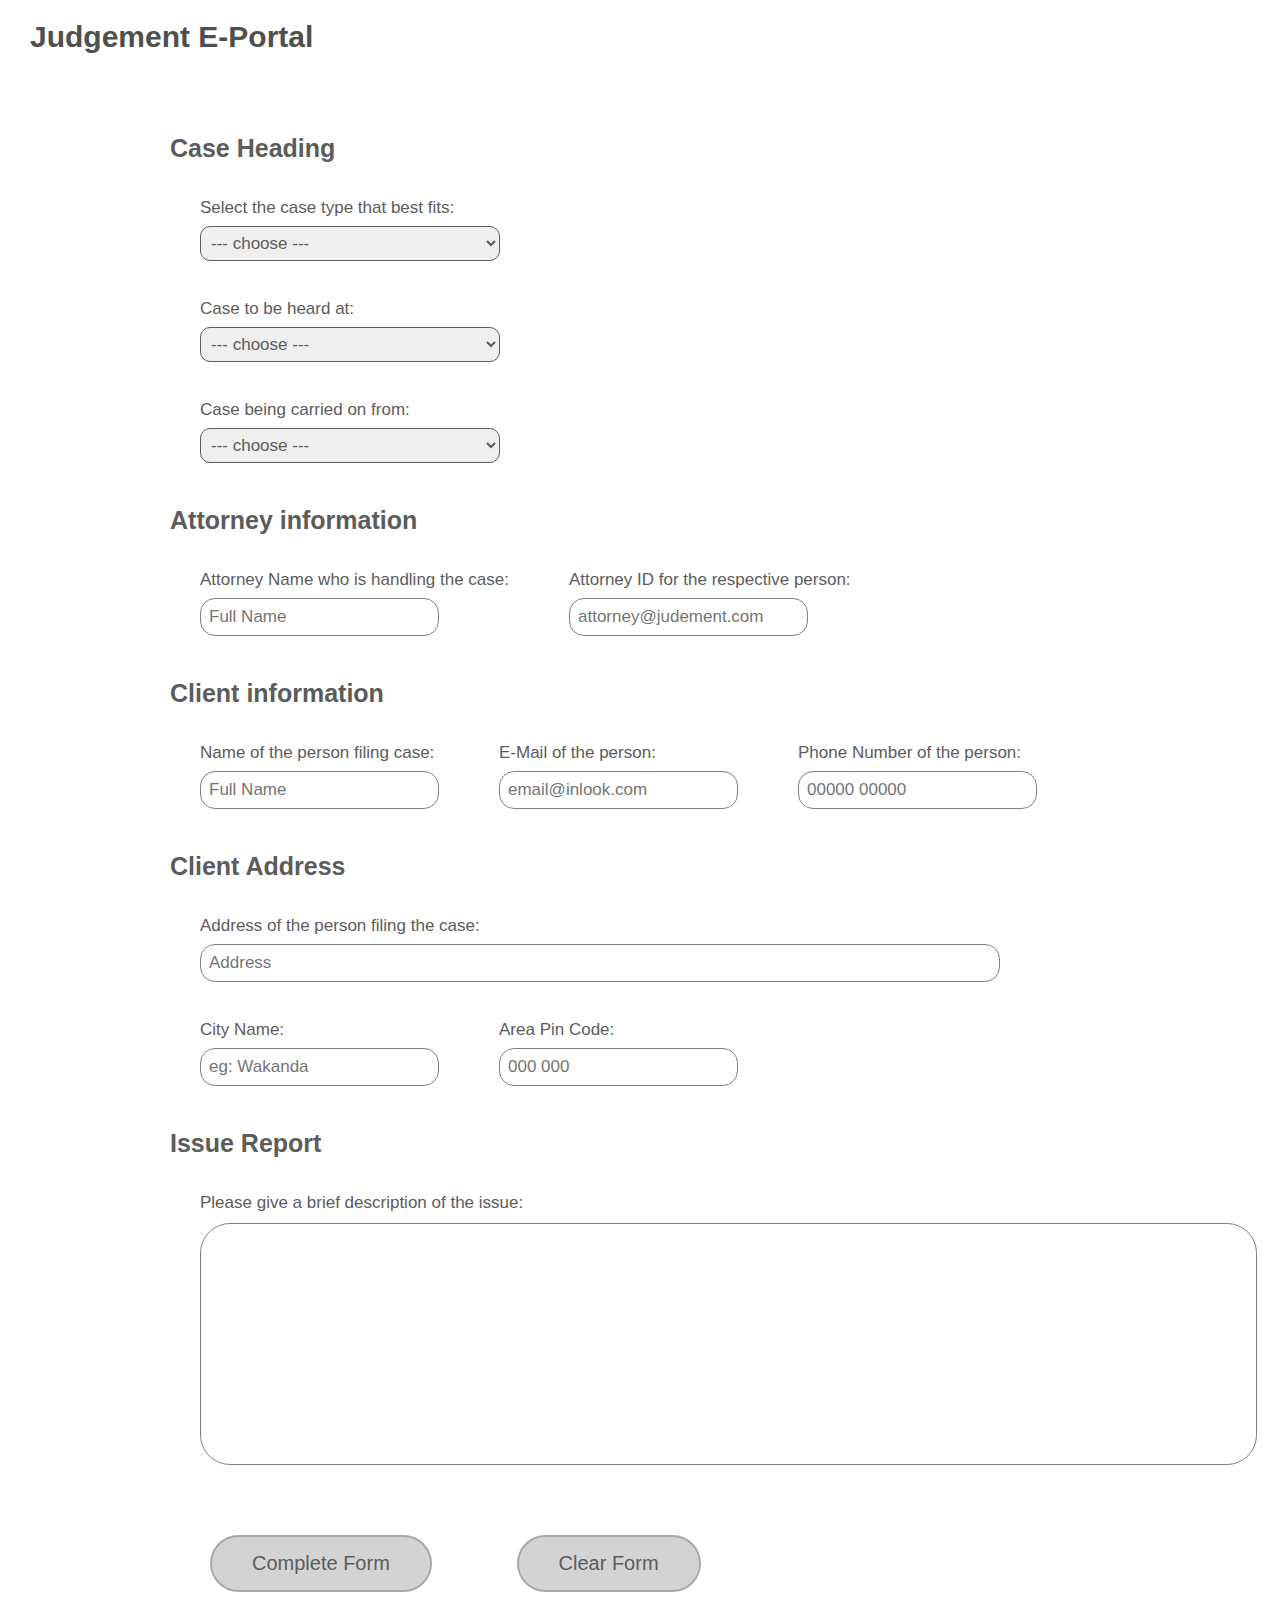
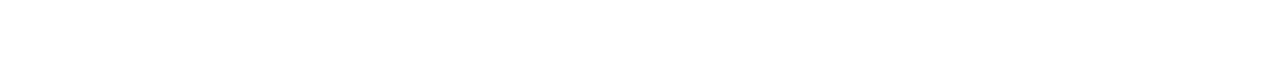
<file: attorneyfilecase/index.html>
<!DOCTYPE html>
<html lang="en">
<head>
    <meta charset="UTF-8">
    <meta name="viewport" content="width=device-width, initial-scale=1.0">
    <title> Attorney | File Case </title>
    <link rel="stylesheet" href="style.css">

</head>
<body>
    <section class="header">
        <h1> Judgement E-Portal </h1>
    </section>
    <section class="generalfillup">
        <form>
            <h1> Case Heading </h1>
            <p> 
                Select the case type that best fits: <br> 
                <select name="" id="casetype">
                    <option> --- choose --- </option>
                    <option> Business Case </option>
                    <option> Civil Case </option>
                    <option> Criminal Case </option>
                </select>
            </p>
            <p>
                Case to be heard at: <br>
                <select name="" id="courttype">
                    <option> --- choose --- </option>
                    <option> District Court </option>
                    <option> High Court </option>
                    <option> Supreme Court </option>
                </select>
            </p>
            <p>
                Case being carried on from: <br>
                <select name="" id="carryon">
                    <option>  --- choose --- </option>
                    <option> None </option>
                    <option> District Court </option>
                    <option> High Court </option>
                </select>
            </p>
            <h1> Attorney information </h1>
            <div class="attorneypart">
            <p>
                Attorney Name who is handling the case: <br>
                <input type="text" placeholder="Full Name">
            </p>
            <p>
                Attorney ID for the respective person: <br>
                <input type="email" placeholder="attorney@judement.com">
            </p>
            </div>
            <h1> Client information </h1>
            <div class="filerpart">
                <p>
                    Name of the person filing case: <br>
                    <input type="text" placeholder="Full Name">
                </p>
                <p>
                    E-Mail of the person: <br>
                    <input type="email" placeholder="email@inlook.com">
                </p>
                <p>
                    Phone Number of the person: <br>
                    <input type="number" placeholder="00000 00000">
                </p>
            </div>
            <h1> Client Address </h1>
            <p>
                Address of the person filing the case: <br>
                <input type="text" id="address" placeholder="Address">
            </p>
            <div class="filerstay">
                <p>
                    City Name: <br>
                    <input type="text" placeholder="eg: Wakanda">
                </p>
                <p>
                    Area Pin Code: <br>
                    <input type="number" placeholder="000 000">
                </p>
            </div>
            <h1> Issue Report </h1>
            <p>
                Please give a brief description of the issue: <br>
                <textarea name="" id="" cols="100" rows="10">

                </textarea>
            </p>
            <button class="btn" type="submit"> Complete Form </button>
            <button class="btn" type="reset"> Clear Form </button>
        </form>
    </section>
</body>
</html>
</file>
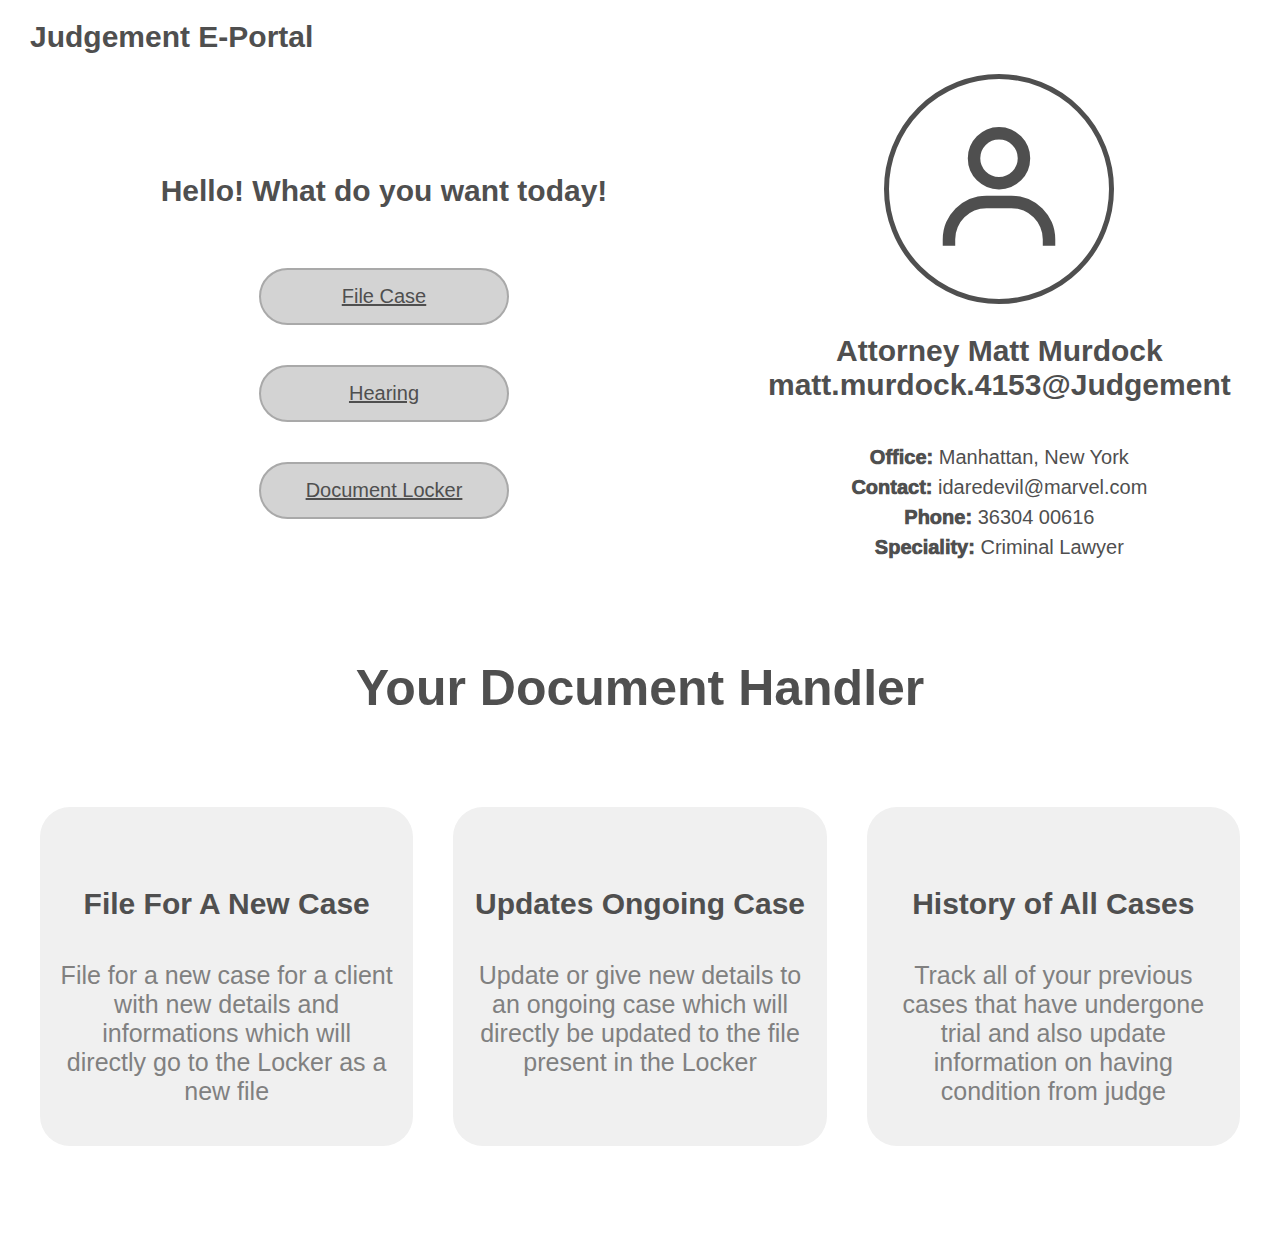
<file: homeattorney/index.html>
<!DOCTYPE html>
<html lang="en">
<head>
    <meta charset="UTF-8">
    <meta name="viewport" content="width=device-width, initial-scale=1.0">
    <title> Attorney | Home </title>
    <link rel="stylesheet" href="style.css">
    <link href='https://unpkg.com/boxicons@2.1.4/css/boxicons.min.css' rel='stylesheet'>
</head>
<body>
    <section class="header">
        <h1> Judgement E-Portal </h1>
    </section>
    <section class="firstsection">
        <div class="left">
            <h1> Hello! What do you want today! </h1>
            <div class="option">
                <button type="submit" class="btn"> <a href=""> File Case </a> </button> <br>
                <button type="submit" class="btn"> <a href=""> Hearing </a> </button> <br>
                <button type="submit" class="btn"> <a href=""> Document Locker </a> </button>
            </div>
        </div>
        <div class="right">
            <i class='bx bx-user'></i>
            <h1> Attorney Matt Murdock <br> matt.murdock.4153@Judgement </h1>
            <h4> <span>Office:</span> Manhattan, New York <br> <span>Contact:</span> idaredevil@marvel.com <br> <span>Phone:</span> 36304 00616 <br> <span>Speciality: </span> Criminal Lawyer </h4>
        </div>
    </section>
    <h1 class="oversecond"> Your Document Handler </h1>
    <section class="secondsection">
        <div class="leftone">
            <h1> File For A New Case </h1>
            <p> File for a new case for a client with new details and informations which will directly go to the Locker as a new file </p>
        </div>
        <div class="middleone">
            <h1> Updates Ongoing Case </h1>
            <p> Update or give new details to an ongoing case which will directly be updated to the file present in the Locker </p>
        </div>
        <div class="rightone">
            <h1> History of All Cases </h1>
            <p> Track all of your previous cases that have undergone trial and also update information on having condition from judge </p>
        </div>
    </section>
</body>
</html>
</file>
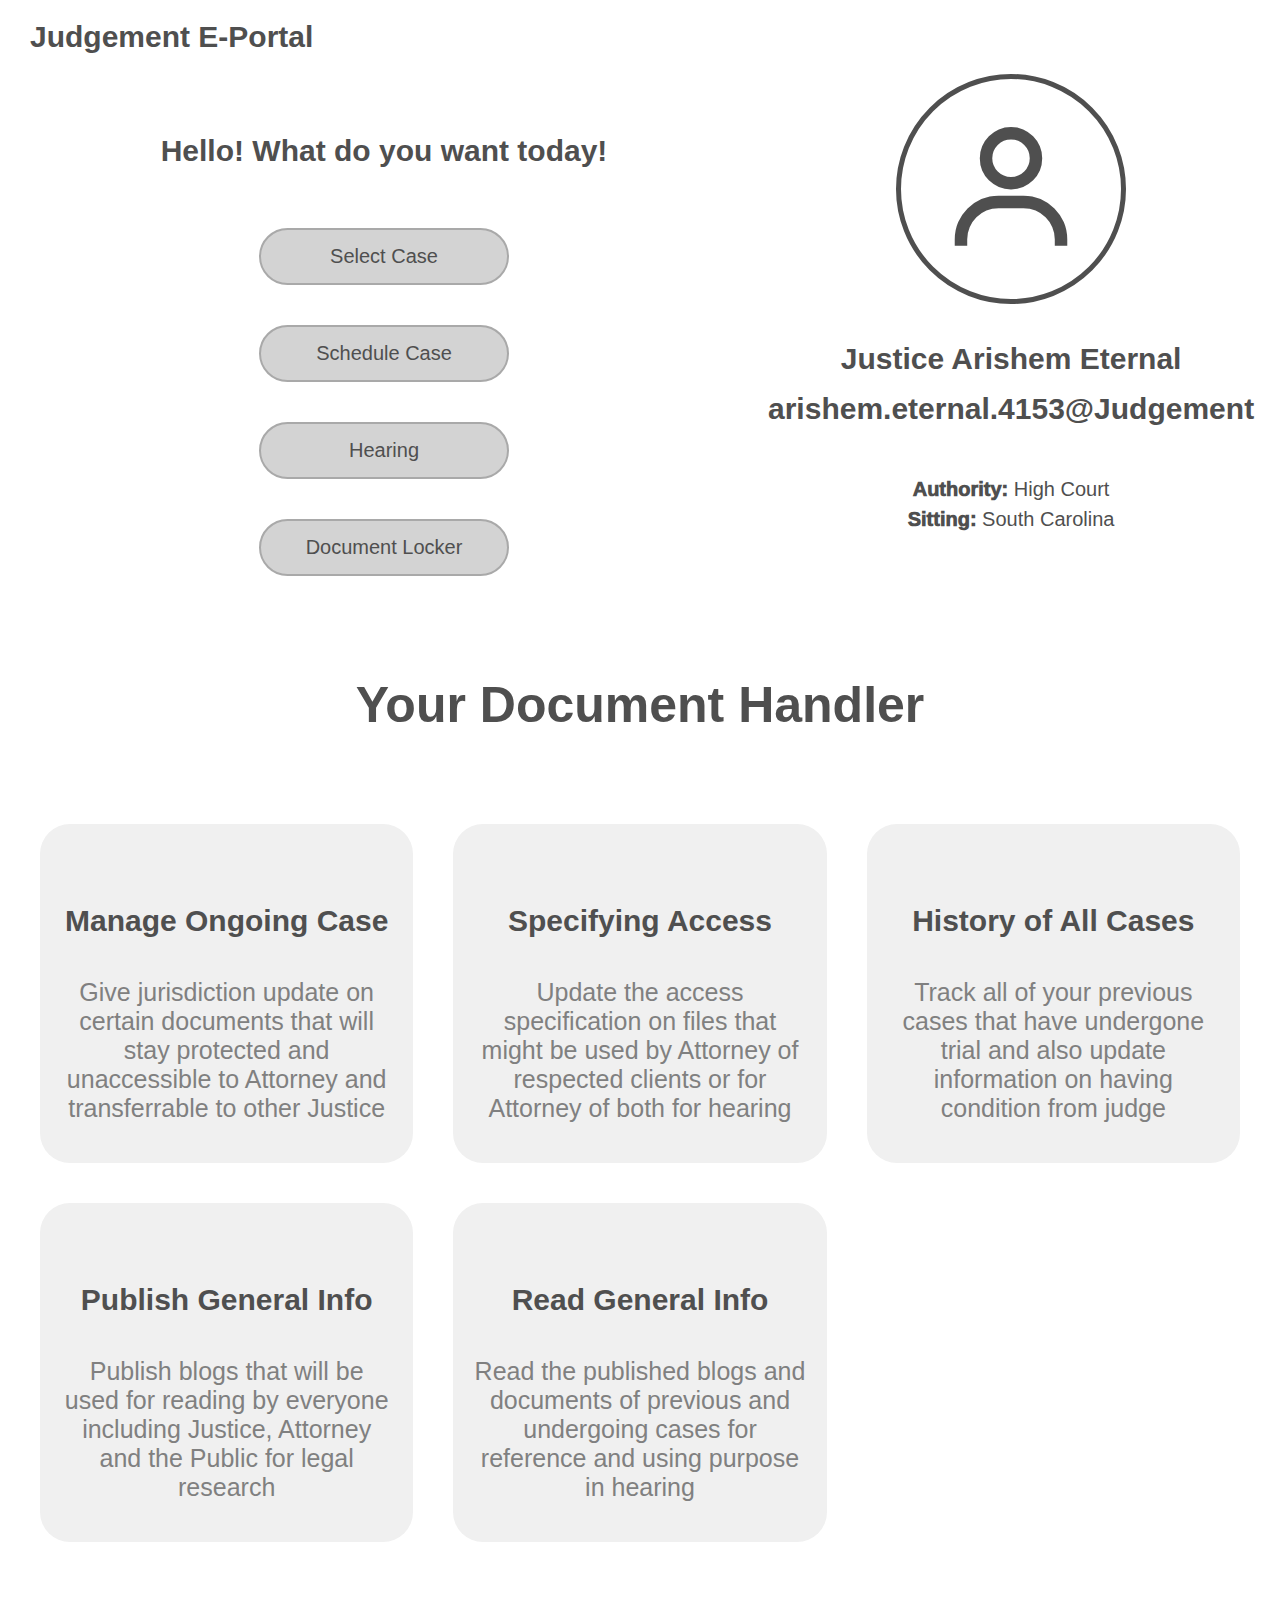
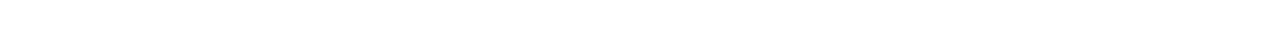
<file: homejustice/index.html>
<!DOCTYPE html>
<html lang="en">
<head>
    <meta charset="UTF-8">
    <meta name="viewport" content="width=device-width, initial-scale=1.0">
    <title> Justice | Home </title>
    <link href='https://unpkg.com/boxicons@2.1.4/css/boxicons.min.css' rel='stylesheet'>
    <link href="style.css" rel="stylesheet">
</head>
<body>
    <section class="header">
        <h1> Judgement E-Portal </h1>
    </section>
    <section class="firstsection">
        <div class="left">
            <h1> Hello! What do you want today! </h1>
            <div class="option">
                <button type="submit" class="btn"> <a href=""> Select Case </a> </button> <br>
                <button type="submit" class="btn"> <a href=""> Schedule Case </a> </button> <br>
                <button type="submit" class="btn"> <a href=""> Hearing </a> </button> <br>
                <button type="submit" class="btn"> <a href=""> Document Locker </a> </button>
            </div>
        </div>
        <div class="right">
            <i class='bx bx-user'></i>
            <h1> Justice Arishem Eternal <br> arishem.eternal.4153@Judgement </h1>
            <h4> <span>Authority:</span> High Court <br> <span>Sitting:</span> South Carolina </h4>
        </div>
    </section>
    <h1 class="oversecond"> Your Document Handler </h1>
    <section class="secondsection">
        <div class="leftone">
            <h1> Manage Ongoing Case </h1>
            <p> Give jurisdiction update on certain documents that will stay protected and unaccessible to Attorney and transferrable to other Justice </p>
        </div>
        <div class="middleone">
            <h1> Specifying Access </h1>
            <p> Update the access specification on files that might be used by Attorney of respected clients or for Attorney of both for hearing </p>
        </div>
        <div class="rightone">
            <h1> History of All Cases </h1>
            <p> Track all of your previous cases that have undergone trial and also update information on having condition from judge </p>
        </div>
        <div class="leftone">
            <h1> Publish General Info </h1>
            <p> Publish blogs that will be used for reading by everyone including Justice, Attorney and the Public for legal research </p>
        </div>
        <div class="rightone">
            <h1> Read General Info </h1>
            <p> Read the published blogs and documents of previous and undergoing cases for reference and using purpose in hearing </p>
        </div>
    </section>
</body>
</html>
</file>
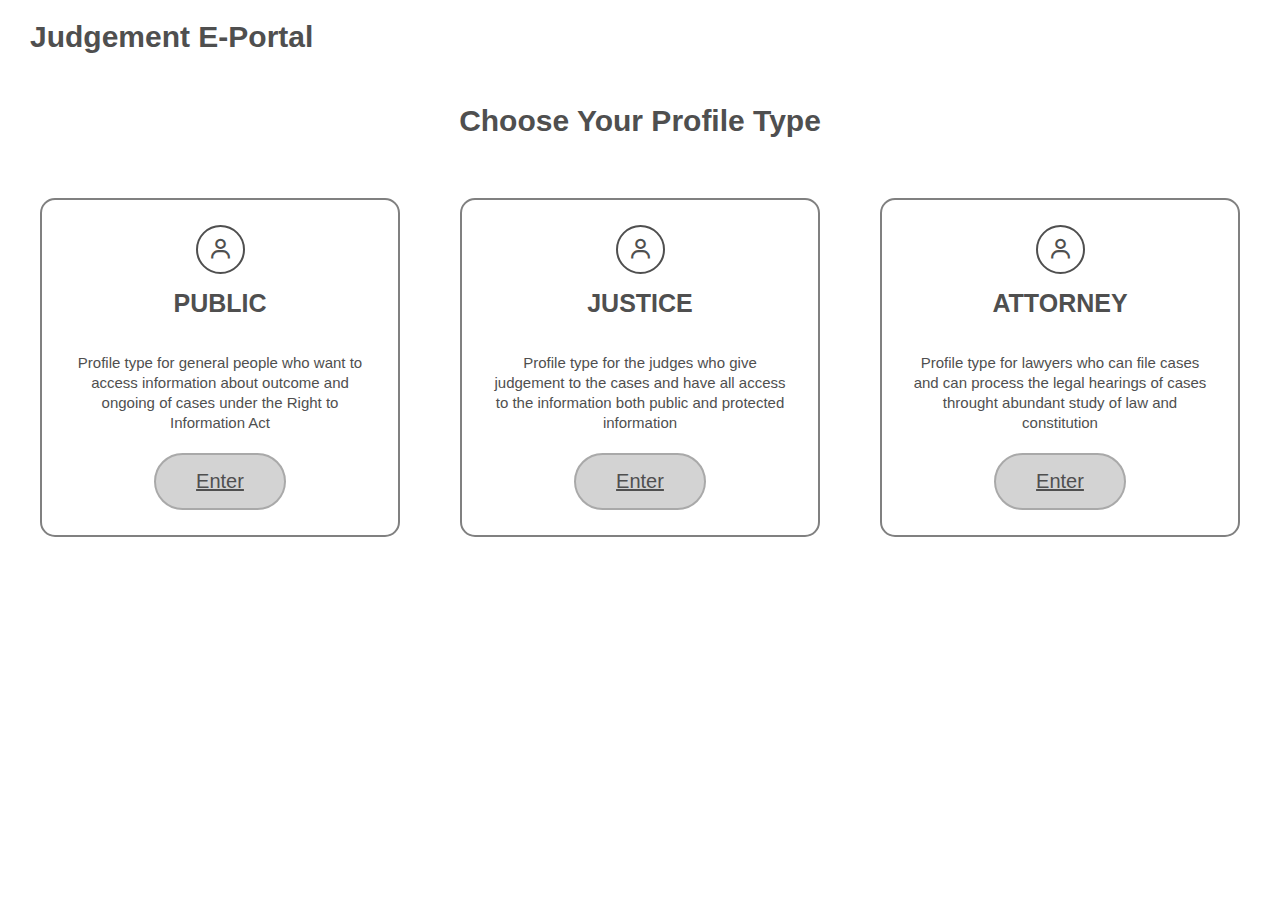
<file: profilelogin/index.html>
<!DOCTYPE html>
<html lang="en">
<head>
    <meta charset="UTF-8">
    <meta name="viewport" content="width=device-width, initial-scale=1.0">
    <title> Profile Login </title>
    <link href='https://unpkg.com/boxicons@2.1.4/css/boxicons.min.css' rel='stylesheet'>
    <link href="style.css" rel="stylesheet">
</head>
<body>
    <section class="header">
        <h1> Judgement E-Portal </h1>
    </section>
    <section class="choose">
        <h1> Choose Your Profile Type </h1>
    </section>
    <section class="bodylogin">
        <div class="profile">
            <i class='bx bx-user'></i>
            <h1> PUBLIC </h1>
            <p> Profile type for general people who want to access information about outcome and ongoing of cases under the Right to Information Act </p>
            <button class="btn" type="submit"> <a href=""> Enter </a> </button>
        </div>
        <div class="profile">
            <i class='bx bx-user'></i>
            <h1> JUSTICE </h1>
            <p> Profile type for the judges who give judgement to the cases and have all access to the information both public and protected information </p>
            <button class="btn" type="submit"> <a href=""> Enter </a> </button>
        </div>
        <div class="profile">
            <i class='bx bx-user'></i>
            <h1> ATTORNEY </h1>
            <p> Profile type for lawyers who can file cases and can process the legal hearings of cases throught abundant study of law and constitution </p>
            <button class="btn" type="submit"> <a href=""> Enter </a> </button>
        </div>
    </section>
</body>
</html>
</file>
<file: attorneyfilecase/style.css>
*
{
    margin: 0;
    padding: 0;
    font-family: 'Poppins', sans-serif;
    box-sizing: border-box;
    font-size: 17px;
    color: #5c5c5c;
}

.header h1
{
    padding: 20px 30px;
    font-size: 30px;
    color: #4f4f4f;
}


.generalfillup h1
{
    font-size: 25px;
    padding: 20px 0;
}
.generalfillup
{
    padding: 40px 170px;
}
.generalfillup p
{
    padding: 15px 30px;
    font-weight: 100;
}
.attorneypart
{
    display: flex;
}
.filerpart
{
    display: flex;
}
.filerstay
{
    display: flex;
}
form input
{
    padding: 8px;
    margin: 8px 0;
    border: 1px solid gray;
    border-radius: 15px;
}
form textarea
{
    resize: none;
    padding: 20px;
    margin: 10px 0;
    border: 1px solid gray;
    border-radius: 30px;
}

#address
{
    width: 800px;
}

#casetype,#courttype,#carryon
{
    border: 1px solid;
    margin: 8px 0;
    border-radius: 10px;
    padding: 6px;
    width: 300px;
}

.btn
{
    margin: 40px;
    background: lightgray;
    border: 2px solid darkgray;
    font-size: 20px;
    padding: 15px 40px;
    border-radius: 30px;
}

.btn:hover
{
    border-color: gray;
    cursor: pointer;
}
</file>
<file: homeattorney/style.css>
*
{
    margin: 0;
    padding: 0;
    font-family: 'Poppins', sans-serif;
    box-sizing: border-box;
    color: #4f4f4f;
}

.header h1
{
    padding: 20px 30px;
    font-size: 30px;
}

.firstsection
{
    display: flex;
}

.firstsection .left
{
    flex-basis: 60%;
    text-align: center;
    padding: 40px 0;
}
.left h1
{
    padding: 60px 0 10px 0;
    font-size: 30px;
}
.left .option 
{
    padding: 30px 0;
}
.left .option button
{
    margin: 20px 0;
}

.firstsection .right
{
    flex-basis: 35%;
    text-align: center;
}
.right i
{
    font-size: 150px;
    padding: 35px;
    border: 5px solid;
    border-radius: 50%;
}
.right h1
{
    font-size: 30px;
    padding: 30px 0;
}
.right h4
{
    font-size: 20px;
    font-weight: 500;
    padding: 10px 0;
    line-height: 30px;
}
.right h4 span
{
    font-weight: 1000;
}

.btn
{
    background: lightgray;
    border: 2px solid darkgray;
    font-size: 20px;
    width: 250px;
    padding: 15px 40px;
    border-radius: 30px;
}

.btn:hover
{
    border-color: gray;
    cursor: pointer;
}

.oversecond
{
    text-align: center;
    font-size: 50px;
    padding: 50px 0;
}

.secondsection
{
    display: grid;
    grid-template-columns: repeat(auto-fit, minmax(250px, 1fr));
    grid-gap: 40px;
    margin-top: 40px;
    margin-bottom: 100px;
    text-align: center;
    padding: 0 40px;
}

.secondsection div
{
    padding: 40px 20px;
    background: #f0f0f0;
    border-radius: 30px;
    transition: 0.5s;
}
.secondsection div:hover
{
    cursor: pointer;
    transform: translateY(-10px);
    border: 2px solid;
}

.secondsection h1
{
    font-size: 30px;
    padding: 40px 0;
}
.secondsection p
{
    font-size: 25px;
    color: gray;
}
</file>
<file: homejustice/style.css>
*
        {
            margin: 0;
            padding: 0;
            font-family: 'Poppins', sans-serif;
            box-sizing: border-box;
            color: #4f4f4f;
        }

        .header h1
        {
            padding: 20px 30px;
            font-size: 30px;
        }

        .firstsection
        {
            display: flex;
        }

        .firstsection .left
        {
            flex-basis: 60%;
            text-align: center;
        }
        .left h1
        {
            padding: 60px 0 10px 0;
            font-size: 30px;
        }
        .left .option 
        {
            padding: 30px 0;
        }
        .left .option button
        {
            margin: 20px 0;
        }

        .firstsection .right
        {
            flex-basis: 35%;
            text-align: center;
        }
        .right i
        {
            font-size: 150px;
            padding: 35px;
            border: 5px solid;
            border-radius: 50%;
        }
        .right h1
        {
            font-size: 30px;
            line-height: 50px;
            padding: 30px 0;
        }
        .right h4
        {
            font-size: 20px;
            font-weight: 500;
            padding: 10px 0;
            line-height: 30px;
        }
        .right h4 span
        {
            font-weight: 1000;
        }

        .btn
        {
            background: lightgray;
            border: 2px solid darkgray;
            font-size: 20px;
            width: 250px;
            padding: 15px 40px;
            border-radius: 30px;
        }

        .btn:hover
        {
            border-color: gray;
            cursor: pointer;
        }

        a
        {
            text-decoration: none;
        }

.oversecond
{
    text-align: center;
    font-size: 50px;
    padding: 50px 0;
}

.secondsection
{
    display: grid;
    grid-template-columns: repeat(auto-fit, minmax(350px, 1fr));
    grid-gap: 40px;
    margin-top: 40px;
    margin-bottom: 100px;
    text-align: center;
    padding: 0 40px;
}

.secondsection div
{
    padding: 40px 20px;
    background: #f0f0f0;
    border-radius: 30px;
    transition: 0.5s;
}
.secondsection div:hover
{
    cursor: pointer;
    transform: translateY(-10px);
    border: 2px solid;
}

.secondsection h1
{
    font-size: 30px;
    padding: 40px 0;
}
.secondsection p
{
    font-size: 25px;
    color: gray;
}
</file>
<file: profilelogin/style.css>
*
{
    margin: 0;
    padding: 0;
    font-family: 'Poppins', sans-serif;
    box-sizing: border-box;
    color: #4f4f4f;
}

.header h1
{
    padding: 20px 30px;
    font-size: 30px;
}

.choose
{
    text-align: center;
    padding-top: 30px;
}

.choose h1
{
    font-size: 30px;
}

.bodylogin
{
    padding: 60px 40px;
    display: grid;
    grid-template-columns: repeat(auto-fit, minmax(250px, 1fr));
    grid-gap: 60px;
}

.bodylogin div
{
    border: 2px gray solid;
    border-radius: 20px;
    padding: 25px;
    border-radius: 15px;
    text-align: center;
}

.bodylogin i
{
    font-size: 25px;
    border: 2px solid;
    padding: 10px;
    border-radius: 50%;
}

.bodylogin h1
{
    padding: 15px 0px;
    font-size: 25px;
}

.bodylogin p
{
    font-size: 15px;
    line-height: 20px;
    padding: 20px 0;
}

.btn
{
    background: lightgray;
    border: 2px solid darkgray;
    font-size: 20px;
    padding: 15px 40px;
    border-radius: 30px;
}

.btn:hover
{
    border-color: gray;
    cursor: pointer;
}
</file>
